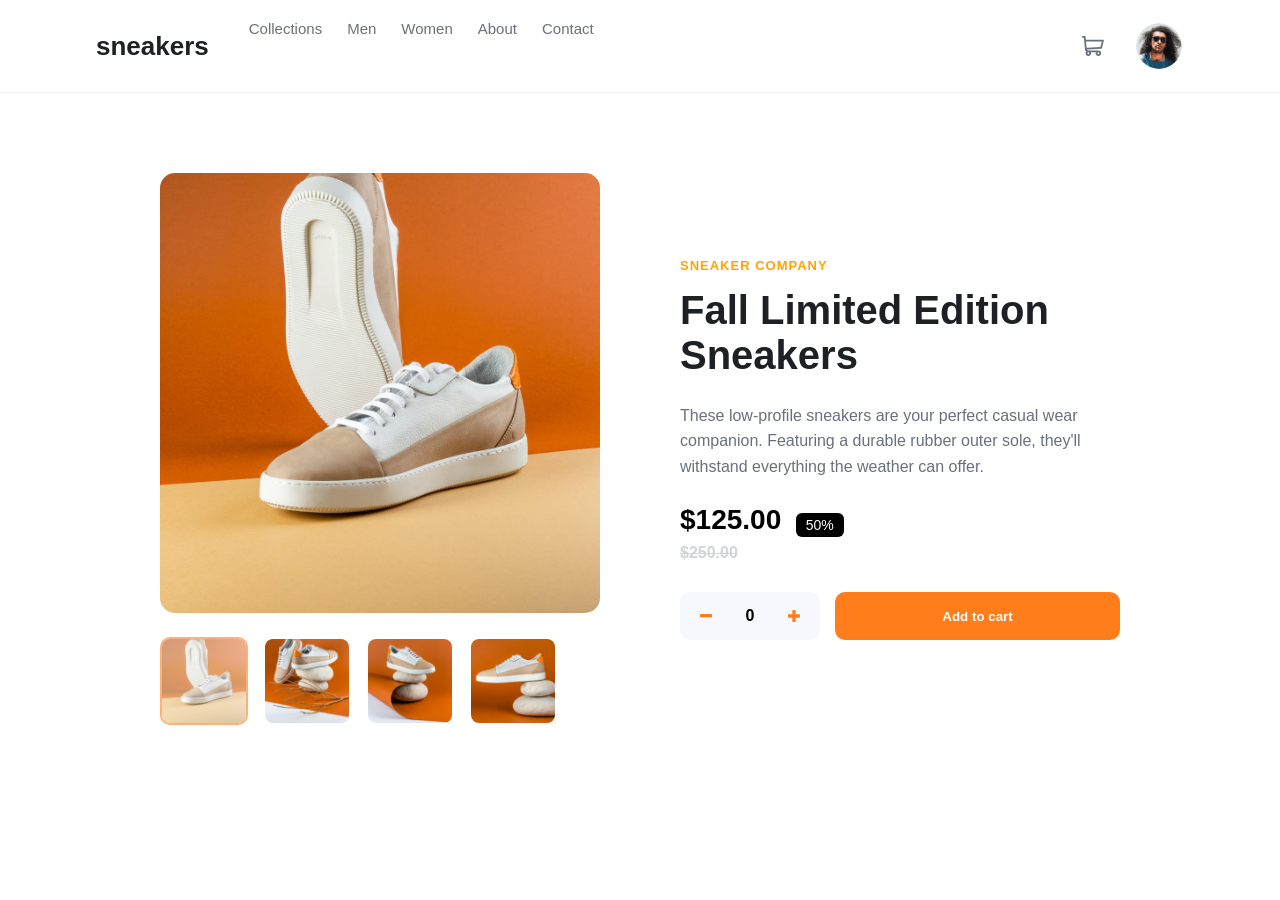
<file: kodlar/IW veb.html>
<!DOCTYPE html>
<html lang="az">
<head>
    <meta charset="UTF-8">
    <meta name="viewport" content="width=device-width, initial-scale=1.0">
    <title>Sneaker Product Page</title>
    <link rel="stylesheet" href="IW veb1.css">
</head>
<body>
 
    <header class="navbar">
        <div class="container">
            <div class="nav-left">
                <div class="logo">sneakers</div>
                <nav class="nav-links">
                    <a href="#">Collections</a>
                    <a href="#">Men</a>
                    <a href="#">Women</a>
                    <a href="#">About</a>
                    <a href="#">Contact</a>
                </nav>
            </div>
            <div class="nav-right">
                <div style="position:relative;display:inline-flex;">
                   <img src="icon-cart.svg" alt="Cart" class="cart-icon">
                </div>
                <img src="image-avatar.png" alt="Avatar" class="avatar">
            </div>
        </div>
    </header>
    <div id="cart-modal">
       <h3>Cart</h3>
       <hr>
       <div id="cart-items">
        <p class="empty-msg">Your cart is empty.</p>
       </div>
    </div>
 
    <main class="product-container">
        <div class="product-gallery">
            <img src="image-product-1.jpg" alt="Sneaker" class="main-image" onclick="openLightbox()">
            <div class="thumbnails">
                <img src="image-product-1-thumbnail.jpg" alt="thumb">
                <img src="image-product-2-thumbnail.jpg" alt="thumb"> <img src="image-product-3-thumbnail.jpg" alt="thumb">
                <img src="image-product-4-thumbnail.jpg" alt="thumb">
            </div>
        </div>
 
        <div class="product-info">
            <p class="brand">SNEAKER COMPANY</p>
            <h1>Fall Limited Edition Sneakers</h1>
            <p class="description">
                These low-profile sneakers are your perfect casual wear companion. 
                Featuring a durable rubber outer sole, they'll withstand everything the weather can offer.
            </p>
            
            <div class="price-section">
                <span class="current-price">$125.00</span>
                <span class="discount">50%</span>
                <p class="original-price">$250.00</p>
            </div>
 
            <div class="actions">
                   <div class="quantity-selector">
                     <img src="icon-minus.svg" class="qty-btn" onclick="updateCount(-1)" alt="Minus">
                     <span>0</span>
                     <img src="icon-plus.svg" class="qty-btn" onclick="updateCount(1)" alt="Plus">
                    </div>
                <button class="add-to-cart" onclick="addToCart()">Add to cart</button>
            </div>
        </div>
    </main>
 
    <div id="lightbox" class="modal">
        <img src="icon-close.svg" class="close" onclick="closeLightbox()" alt="Close">
        <div class="modal-content">
            <div class="main-img-container">
                <button class="prev" onclick="changeSlide(-1)">&#10094;</button>
                <img id="lightbox-main" src="image-product-1.jpg">
                <button class="next" onclick="changeSlide(1)">&#10095;</button>
            </div>
            <div class="modal-thumbnails">
                <img src="image-product-1-thumbnail.jpg" onclick="setLightboxImage(1)">
                <img src="image-product-2-thumbnail.jpg" onclick="setLightboxImage(2)">
                <img src="image-product-3-thumbnail.jpg" onclick="setLightboxImage(3)">
                <img src="image-product-4-thumbnail.jpg" onclick="setLightboxImage(4)">
            </div>
        </div>
    </div>
 
    <script>
        let count = 0;
        let cartQty = 0;
        const countDisplay = document.querySelector('.quantity-selector span');
 
        function updateCount(n) {
            count += n;
            if (count < 0) count = 0; 
            countDisplay.textContent = count;
        }
 
        function addToCart() {
            if (count === 0) return;
            cartQty += count;
            count = 0;
            countDisplay.textContent = 0;
 
            
            let badge = document.getElementById('cart-badge');
            if (!badge) {
                badge = document.createElement('span');
                badge.id = 'cart-badge';
                badge.style.cssText = 'position:absolute;top:-8px;right:-8px;background:#ff7d1a;color:white;border-radius:50%;width:18px;height:18px;font-size:11px;font-weight:bold;display:flex;align-items:center;justify-content:center;';
                cartIcon.parentElement.appendChild(badge);
            }
            badge.style.display = 'flex';
            badge.textContent = cartQty;
 
           
            document.getElementById('cart-items').innerHTML =
                '<div style="display:flex;align-items:center;gap:12px;margin-bottom:16px;">' +
                    '<img src="image-product-1-thumbnail.jpg" class="cart-thumb">' +
                    '<div class="cart-info">' +
                        '<p>Fall Limited Edition Sneakers</p>' +
                        '<p>$125.00 x ' + cartQty + ' <strong>$' + (125 * cartQty) + '.00</strong></p>' +
                    '</div>' +
                    '<img src="icon-delete.svg" class="delete-btn" onclick="removeCart()" alt="Sil">' +
                '</div>' +
                '<button class="checkout-btn" style="width:100%;background:#ff7d1a;color:white;border:none;padding:16px;border-radius:10px;font-weight:bold;font-size:15px;cursor:pointer;">Checkout</button>';
        }
 
        function removeCart() {
            cartQty = 0;
            document.getElementById('cart-badge').style.display = 'none';
            document.getElementById('cart-items').innerHTML = '<p class="empty-msg">Your cart is empty.</p>';
        }
 
        function openLightbox() { document.getElementById("lightbox").style.display = "flex";
            document.querySelectorAll('.thumbnails img').forEach((img, i) => {
            img.addEventListener('click', function() {
            document.querySelector('.main-image').src = this.src.replace('-thumbnail', '');
            document.querySelectorAll('.thumbnails img').forEach(t => t.classList.remove('active-thumb'));
            this.classList.add('active-thumb');});});
         }
        function closeLightbox() { document.getElementById("lightbox").style.display = "none"; }
        function setLightboxImage(n) {
            document.getElementById("lightbox-main").src = "image-product-" + n + ".jpg";
        }
        function changeSlide(n) {
            let current = parseInt(document.getElementById("lightbox-main").src.split('-')[2].split('.')[0]);
            let next = current + n;
            if (next > 4) next = 1;
            if (next < 1) next = 4;
            setLightboxImage(next);
        }
 
       
        const navLinks = document.querySelectorAll('.nav-links a');
        navLinks.forEach(link => {
          link.addEventListener('click', function() {
             navLinks.forEach(l => l.classList.remove('active'));
             this.classList.add('active');
          });
        });
 
        
        const cartIcon = document.querySelector('.cart-icon');
        const cartModal = document.getElementById('cart-modal');
 
        cartIcon.addEventListener('click', () => {
            if (cartModal.style.display === 'block') {
                cartModal.style.display = 'none';
            } else {
                cartModal.style.display = 'block';
            }
        });
    </script>
</body>
</html>
</file>
<file: kodlar/IW veb1.css>
* {
    margin: 0;
    padding: 0;
    box-sizing: border-box;
    font-family: 'Arial', sans-serif;
}

body {
    background-color: white;
}

.navbar {
    width: 100%;
    display: flex;
    justify-content: center;
    border-bottom: 1px solid #f0f0f0; 
    padding: 20px 0;
}

.navbar .container {
    width: 85%;
    max-width: 1100px;
    display: flex;
    justify-content: space-between;
    align-items: center;
}

.nav-left {
    display: flex;
    align-items: center;
    gap: 40px;
}

.logo {
    font-size: 26px;
    font-weight: bold;
    color: #1d2025;
    text-transform: lowercase; 
}

.nav-links {
    display: flex;
    gap: 25px;
}

.nav-links a {
    text-decoration: none;
    color: #69707d;
    font-size: 15px;
}

.nav-right {
    display: flex;
    align-items: center;
    gap: 30px;
}

.avatar {
    width: 50px;
    height: 50px;
    border-radius: 50%;
    cursor: pointer;
    border: 2px solid transparent; 
    transition: border-color 0.2s ease-in-out;
}
.avatar:hover {
    border-color: #ff7d1a;
}
.avatar:active, .avatar.active {
    border-color: #ff7d1a;}
.nav-links a {
    position: relative;
    padding-bottom: 35px; 
}

.nav-links a.active::after {
    content: "";
    position: absolute;
    bottom: 0;
    left: 0;
    width: 100%;
    height: 4px;
    background-color: #ff7d1a; 
}

#cart-modal {
    display: none; 
    position: absolute;
    top: 80px;
    right: 250px;
    width: 350px;
    background: white;
    box-shadow: 0 10px 20px rgba(0,0,0,0.2);
    border-radius: 10px;
    padding: 20px;
    z-index: 99;
}
.cart-thumb {
    width: 50px;
    border-radius: 5px;
}

.cart-info p {
    margin: 5px 0;
    color: #69707d;
}

.delete-btn {
    cursor: pointer;
    width: 15px;
}

.empty-msg {
    margin-top: 60px;
    font-weight: bold;
    color: #69707d;
}

.product-container {
    display: flex;
    max-width: 1000px;
    margin: 80px auto; 
    gap: 80px;
    padding: 0 20px;
    align-items: center;
}

.product-gallery { flex: 1; }
.main-image { width: 100%; border-radius: 15px; }

.thumbnails {
    display: flex;
    gap: 15px;
    margin-top: 20px;
}
.thumbnails img {
    width: 20%;
    border-radius: 10px;
    cursor: pointer;
}


.product-info { flex: 1; }

.brand { color: orange; font-weight: bold; font-size: 13px; letter-spacing: 1px; }
h1 { font-size: 40px; margin: 15px 0 25px 0; color: #1d2025; }
.description { color: #69707d; line-height: 1.6; margin-bottom: 25px; }

.price-section { margin-bottom: 30px; }
.current-price { font-size: 28px; font-weight: bold; }


.discount {
    background-color: black;
    color: white;
    padding: 4px 10px;
    border-radius: 6px;
    font-size: 14px;
    margin-left: 10px;
    vertical-align: middle;
}

.original-price {
    color: #d1d5db;
    text-decoration: line-through;
    margin-top: 8px;
    font-weight: bold;
}

.actions { display: flex; gap: 15px; }

.quantity-selector {
    background-color: #f7f8fd;
    display: flex;
    align-items: center;
    gap: 30px;
    padding: 15px 20px;
    border-radius: 10px;
    font-weight: bold;
}

.quantity-selector button {
    border: none; background: none; color: orange; 
    font-size: 24px; cursor: pointer;
}

.add-to-cart {
    background-color: #ff7d1a;
    color: white;
    border: none;
    padding: 15px;
    border-radius: 10px;
    flex-grow: 1;
    font-weight: bold;
    cursor: pointer;
}

.modal {
    display: none;
    position: fixed;
    z-index: 1000;
    left: 0; top: 0;
    width: 100%; height: 100%;
    background-color: rgba(0, 0, 0, 0.8);
    justify-content: center;
    align-items: center;
    flex-direction: column;
}

.quantity-selector {
    display: flex;
    align-items: center;
    justify-content: space-between;
    background-color: #f7f8fd;
    padding: 15px 20px;
    border-radius: 10px;
    width: 140px; }

.qty-btn {
    width: 12px;        
    height: 12px;      
    cursor: pointer;
    display: block;
    object-fit: contain; 
}
.thumbnails img {
    width: 20%;
    border-radius: 10px;
    cursor: pointer;
    border: 2px solid transparent;
    transition: border-color 0.2s, opacity 0.2s;
}
.thumbnails img.active-thumb {
    border: 2px solid #ff7d1a;
    opacity: 0.6;
}
.thumbnails img:first-child {
    border: 2px solid #ff7d1a;
    opacity: 0.6;
}

.quantity-selector span {
    font-weight: bold;
    font-size: 16px;
}

.modal-content {
    max-width: 500px;
    width: 90%;
    position: relative;
}

#lightbox-main {
    width: 100%;
    border-radius: 15px;
}


.close {
    position: absolute;
    top: 50px; right: 100px;
    color: white; font-size: 50px; font-weight: bold;
    cursor: pointer;
}
.close:hover {
    filter: brightness(0) invert(1);
}

.prev, .next {
    position: absolute;
    top: 50%;
    transform: translateY(-50%);
    background: white;
    border: none;
    width: 40px; height: 40px;
    border-radius: 50%;
    cursor: pointer;
    font-size: 20px;
    color: #1d2025;
    transition: color 0.2s;
}
.prev { left: -20px; }
.next { right: -20px; }
.prev:hover, .next:hover {
    color: #ff7d1a;
}
.prev { left: -20px; }
.next { right: -20px; }


.modal-thumbnails {
    display: flex;
    justify-content: space-between;
    margin-top: 20px;
    padding: 0 40px;
}
.modal-thumbnails img {
    width: 18%; border-radius: 10px; cursor: pointer;
    background: white;
    
    
}
.modal-thumbnails img:hover {
    opacity: 0.5;
}

@media (max-width: 800px) {
    .product-container { flex-direction: column; margin: 20px auto; }
    .nav-links { display: none; } 
}
</file>
